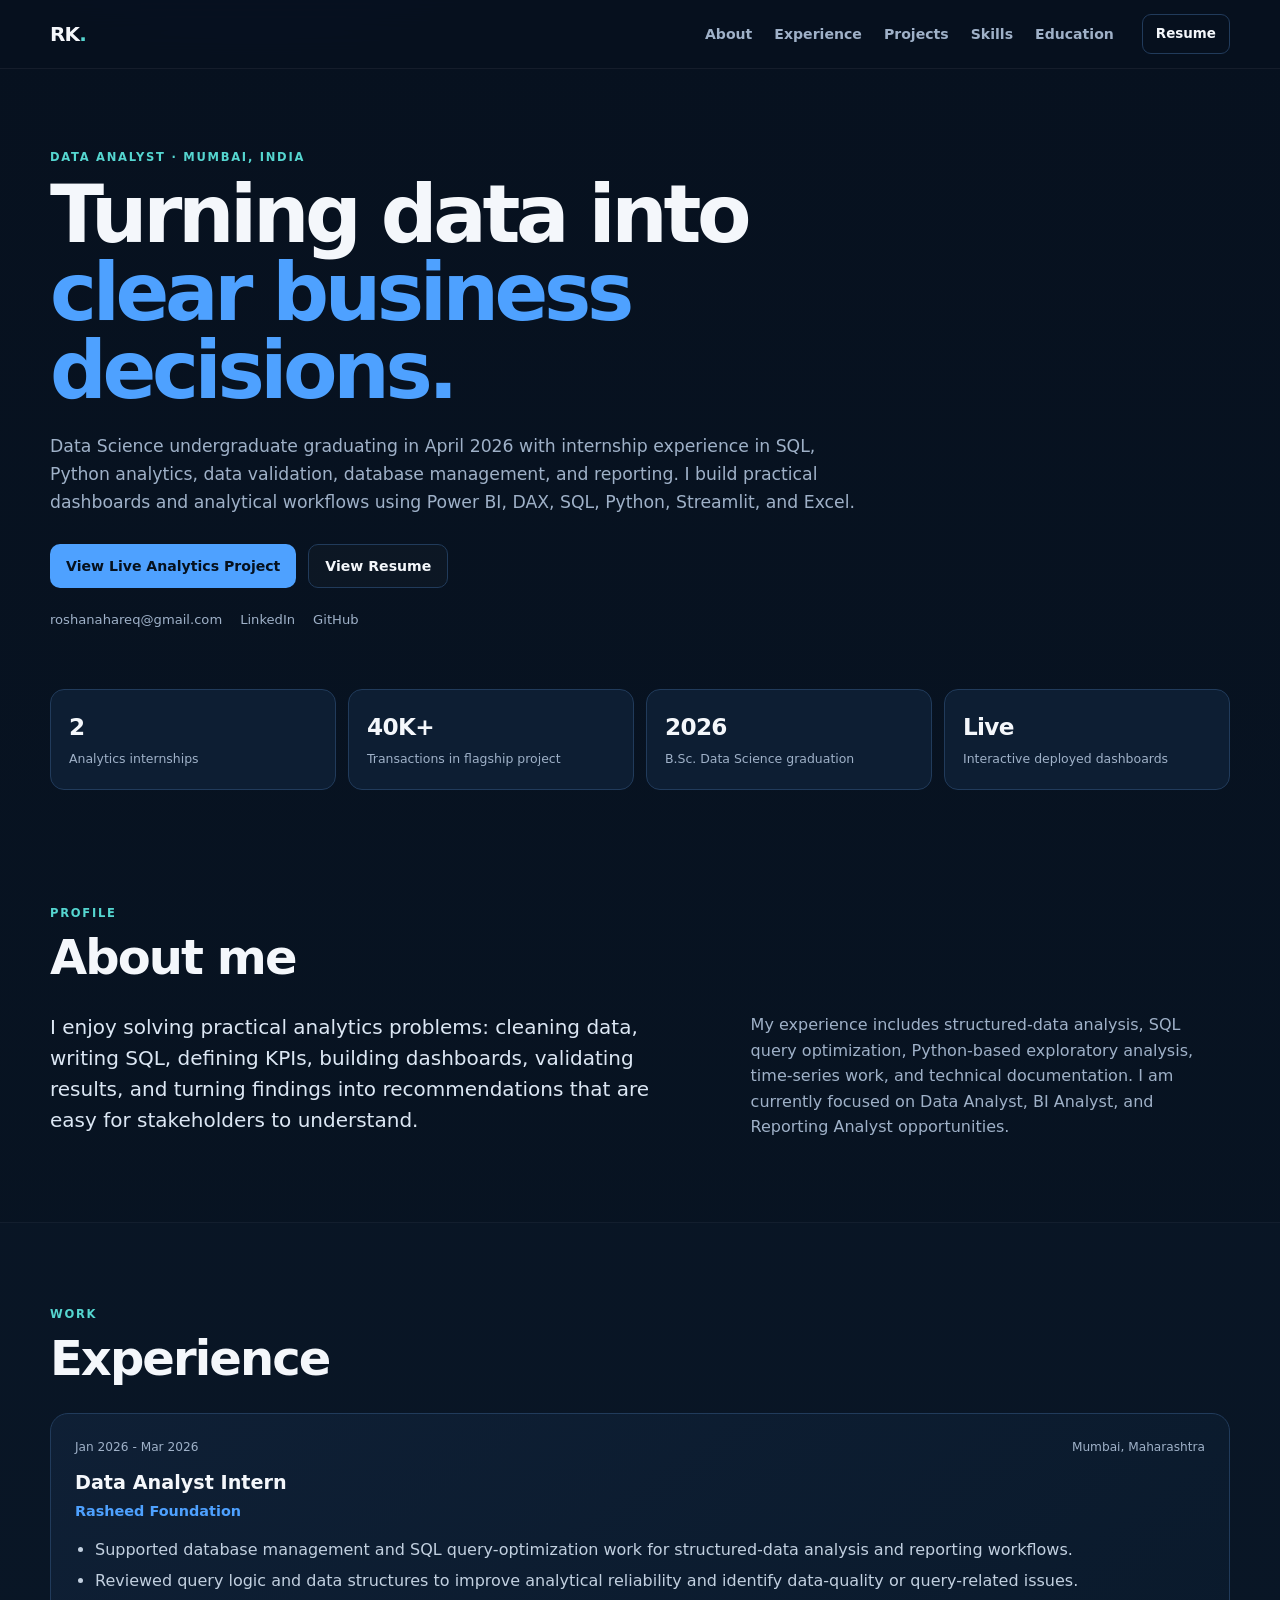
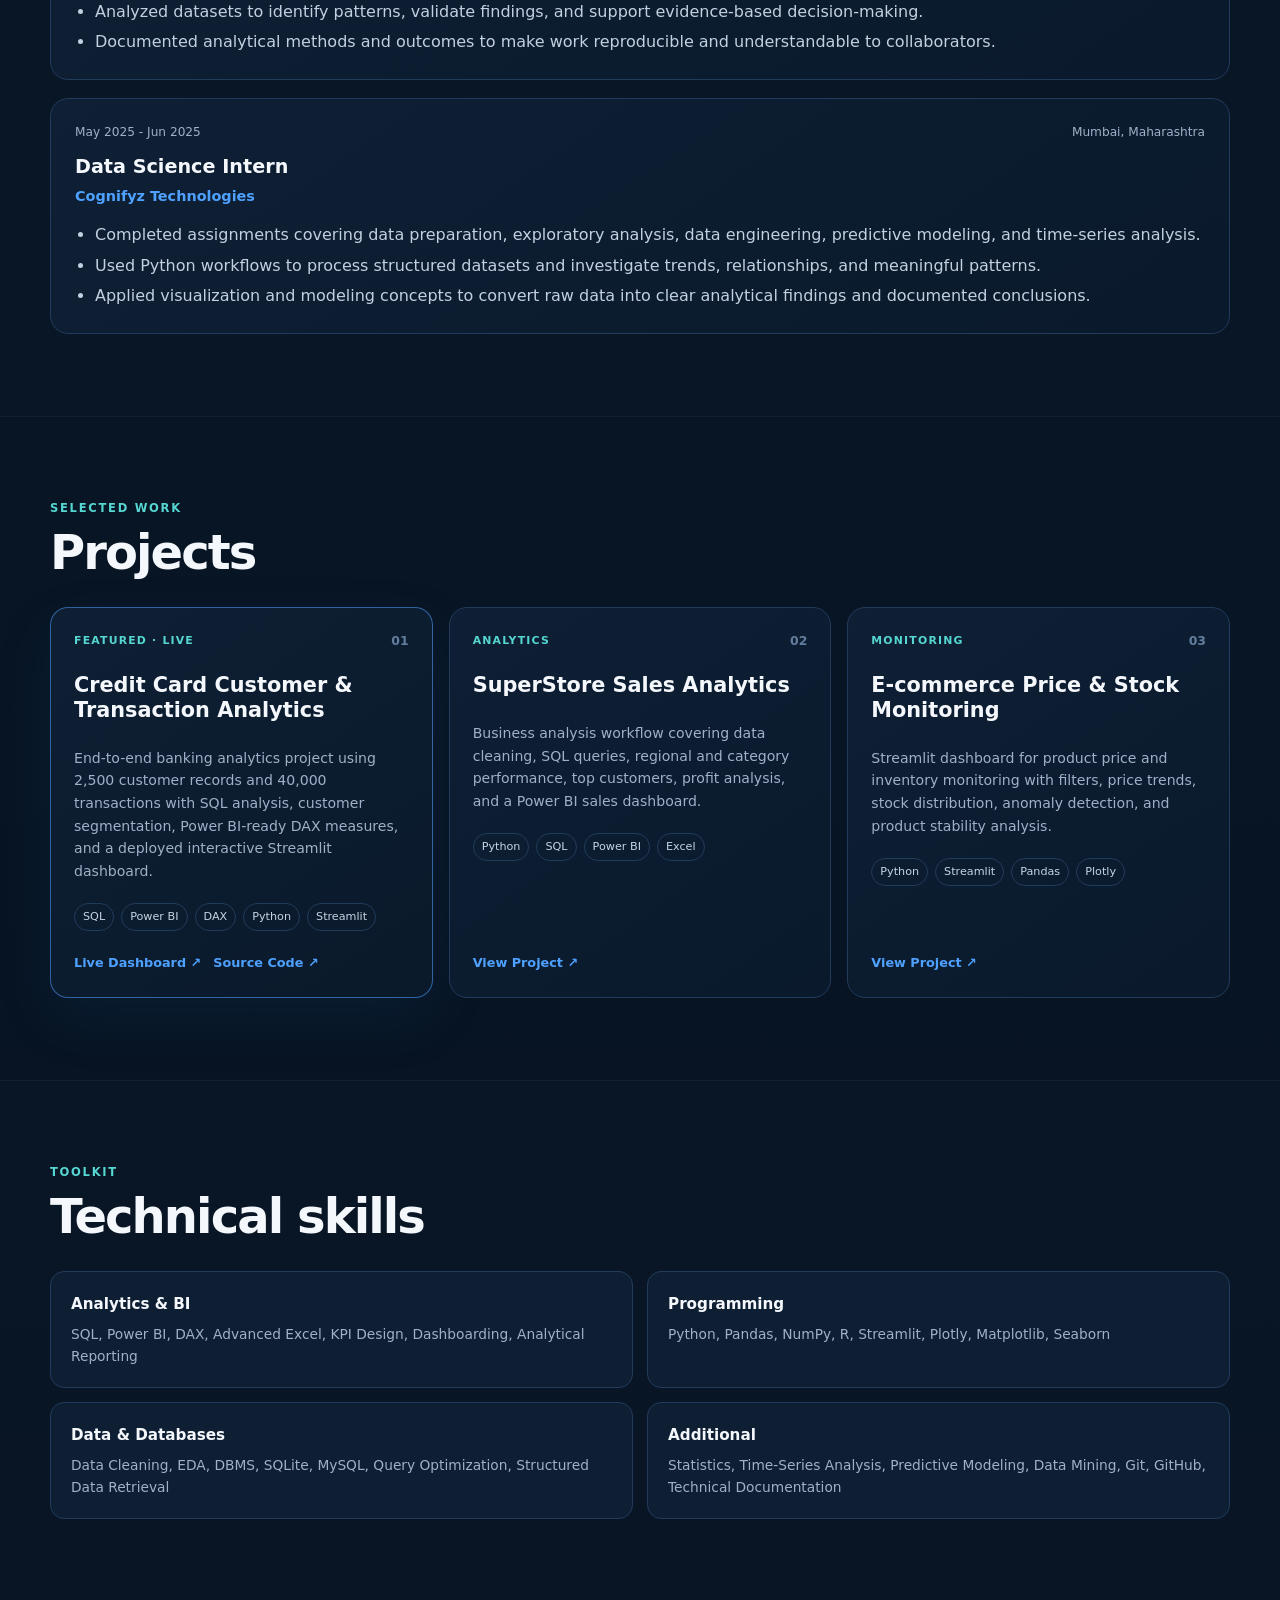
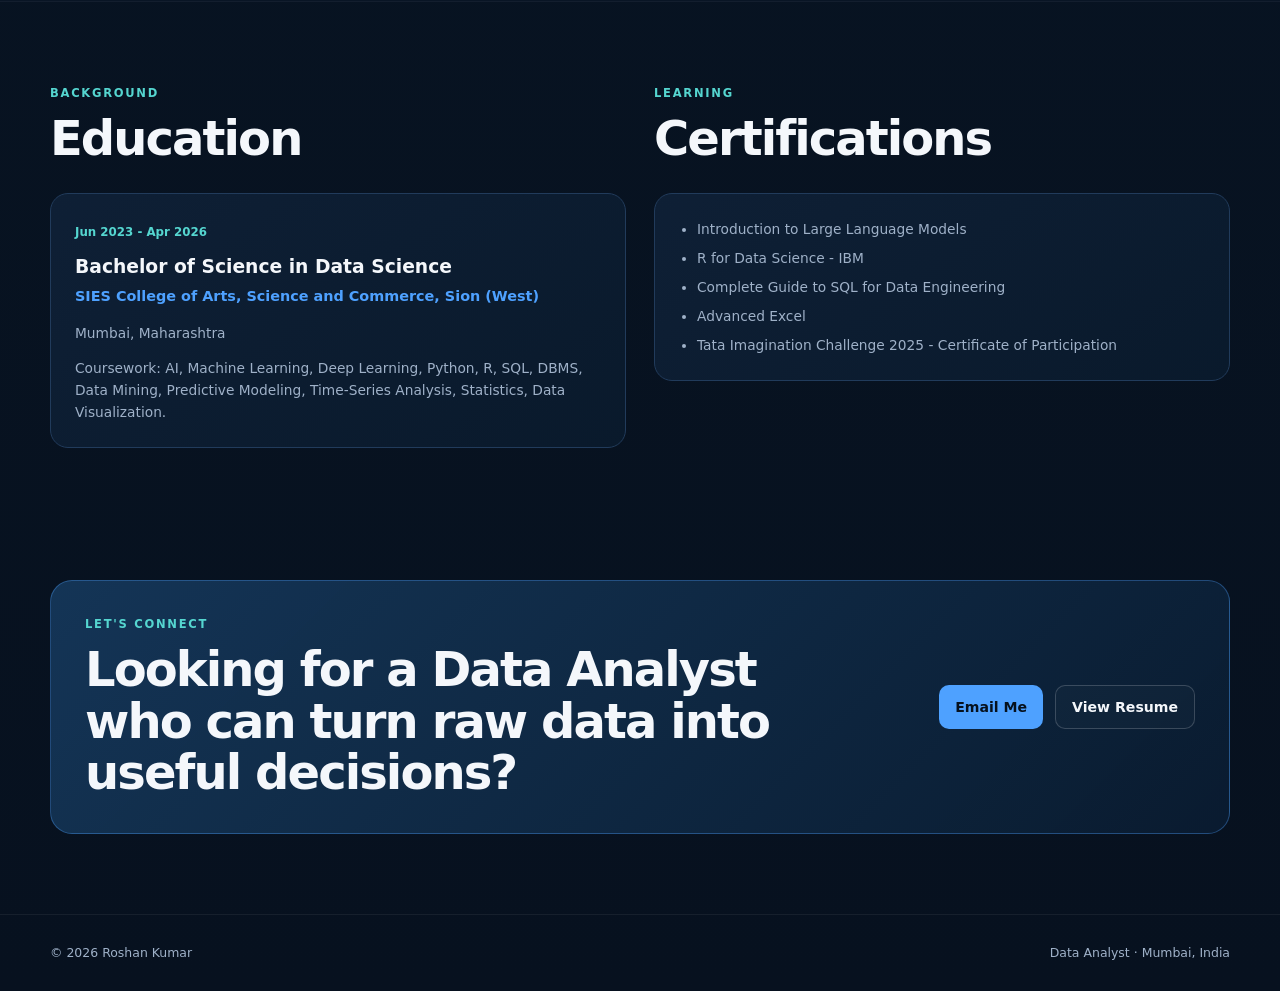
<file: index.html>
<!DOCTYPE html>
<html lang="en">
<head>
  <meta charset="UTF-8">
  <meta name="viewport" content="width=device-width, initial-scale=1.0">
  <meta name="description" content="Roshan Kumar - Data Analyst portfolio featuring SQL, Power BI, DAX, Python, Excel and interactive analytics projects.">
  <meta name="author" content="Roshan Kumar">
  <meta property="og:title" content="Roshan Kumar | Data Analyst">
  <meta property="og:description" content="Data Analyst portfolio - SQL, Power BI, DAX, Python, Excel and business analytics projects.">
  <meta property="og:type" content="website">
  <title>Roshan Kumar | Data Analyst</title>
  <link rel="icon" type="image/png" href="mylogo.png">
  <link rel="stylesheet" href="style.css">
</head>
<body>
  <header class="site-header">
    <div class="wrap nav-wrap">
      <a class="brand" href="#top">RK<span>.</span></a>
      <nav aria-label="Primary navigation">
        <a href="#about">About</a>
        <a href="#experience">Experience</a>
        <a href="#projects">Projects</a>
        <a href="#skills">Skills</a>
        <a href="#education">Education</a>
      </nav>
      <a class="nav-cta" href="resume.html">Resume</a>
    </div>
  </header>

  <main id="top">
    <section class="hero wrap">
      <div class="hero-copy">
        <p class="eyebrow">Data Analyst · Mumbai, India</p>
        <h1>Turning data into <span>clear business decisions.</span></h1>
        <p class="hero-text">
          Data Science undergraduate graduating in April 2026 with internship experience in
          SQL, Python analytics, data validation, database management, and reporting. I build
          practical dashboards and analytical workflows using Power BI, DAX, SQL, Python,
          Streamlit, and Excel.
        </p>
        <div class="hero-actions">
          <a class="btn primary" href="https://credit-card-analytics-production.up.railway.app/" target="_blank" rel="noopener">View Live Analytics Project</a>
          <a class="btn secondary" href="resume.html">View Resume</a>
        </div>
        <div class="quick-links">
          <a href="mailto:roshanahareq@gmail.com">roshanahareq@gmail.com</a>
          <a href="https://www.linkedin.com/in/roshan-kumar-7460rosha/" target="_blank" rel="noopener">LinkedIn</a>
          <a href="https://github.com/roshan7460" target="_blank" rel="noopener">GitHub</a>
        </div>
      </div>
    </section>

    <section class="stats wrap" aria-label="Portfolio highlights">
      <article><strong>2</strong><span>Analytics internships</span></article>
      <article><strong>40K+</strong><span>Transactions in flagship project</span></article>
      <article><strong>2026</strong><span>B.Sc. Data Science graduation</span></article>
      <article><strong>Live</strong><span>Interactive deployed dashboards</span></article>
    </section>

    <section id="about" class="section wrap">
      <div class="section-heading">
        <p class="eyebrow">Profile</p>
        <h2>About me</h2>
      </div>
      <div class="about-grid">
        <p class="lead">
          I enjoy solving practical analytics problems: cleaning data, writing SQL,
          defining KPIs, building dashboards, validating results, and turning findings
          into recommendations that are easy for stakeholders to understand.
        </p>
        <p>
          My experience includes structured-data analysis, SQL query optimization,
          Python-based exploratory analysis, time-series work, and technical
          documentation. I am currently focused on Data Analyst, BI Analyst, and
          Reporting Analyst opportunities.
        </p>
      </div>
    </section>

    <section id="experience" class="section section-tint">
      <div class="wrap">
        <div class="section-heading">
          <p class="eyebrow">Work</p>
          <h2>Experience</h2>
        </div>

        <div class="timeline">
          <article class="timeline-item">
            <div class="timeline-meta">
              <span>Jan 2026 - Mar 2026</span>
              <span>Mumbai, Maharashtra</span>
            </div>
            <h3>Data Analyst Intern</h3>
            <h4>Rasheed Foundation</h4>
            <ul>
              <li>Supported database management and SQL query-optimization work for structured-data analysis and reporting workflows.</li>
              <li>Reviewed query logic and data structures to improve analytical reliability and identify data-quality or query-related issues.</li>
              <li>Analyzed datasets to identify patterns, validate findings, and support evidence-based decision-making.</li>
              <li>Documented analytical methods and outcomes to make work reproducible and understandable to collaborators.</li>
            </ul>
          </article>

          <article class="timeline-item">
            <div class="timeline-meta">
              <span>May 2025 - Jun 2025</span>
              <span>Mumbai, Maharashtra</span>
            </div>
            <h3>Data Science Intern</h3>
            <h4>Cognifyz Technologies</h4>
            <ul>
              <li>Completed assignments covering data preparation, exploratory analysis, data engineering, predictive modeling, and time-series analysis.</li>
              <li>Used Python workflows to process structured datasets and investigate trends, relationships, and meaningful patterns.</li>
              <li>Applied visualization and modeling concepts to convert raw data into clear analytical findings and documented conclusions.</li>
            </ul>
          </article>
        </div>
      </div>
    </section>

    <section id="projects" class="section wrap">
      <div class="section-heading">
        <p class="eyebrow">Selected work</p>
        <h2>Projects</h2>
      </div>

      <div class="project-grid">
        <article class="project-card featured">
          <div class="project-top">
            <span class="project-kicker">Featured · Live</span>
            <span class="project-number">01</span>
          </div>
          <h3>Credit Card Customer & Transaction Analytics</h3>
          <p>
            End-to-end banking analytics project using 2,500 customer records and
            40,000 transactions with SQL analysis, customer segmentation, Power BI-ready
            DAX measures, and a deployed interactive Streamlit dashboard.
          </p>
          <div class="tags">
            <span>SQL</span><span>Power BI</span><span>DAX</span><span>Python</span><span>Streamlit</span>
          </div>
          <div class="project-actions">
            <a href="https://credit-card-analytics-production.up.railway.app/" target="_blank" rel="noopener">Live Dashboard ↗</a>
            <a href="https://github.com/roshan7460/Credit-Card-Customer-Analytics-banking-" target="_blank" rel="noopener">Source Code ↗</a>
          </div>
        </article>

        <article class="project-card">
          <div class="project-top">
            <span class="project-kicker">Analytics</span>
            <span class="project-number">02</span>
          </div>
          <h3>SuperStore Sales Analytics</h3>
          <p>
            Business analysis workflow covering data cleaning, SQL queries, regional and
            category performance, top customers, profit analysis, and a Power BI sales dashboard.
          </p>
          <div class="tags">
            <span>Python</span><span>SQL</span><span>Power BI</span><span>Excel</span>
          </div>
          <div class="project-actions">
            <a href="https://github.com/roshan7460/rf-phase2_data_analyst_roshan_kumar" target="_blank" rel="noopener">View Project ↗</a>
          </div>
        </article>

        <article class="project-card">
          <div class="project-top">
            <span class="project-kicker">Monitoring</span>
            <span class="project-number">03</span>
          </div>
          <h3>E-commerce Price & Stock Monitoring</h3>
          <p>
            Streamlit dashboard for product price and inventory monitoring with filters,
            price trends, stock distribution, anomaly detection, and product stability analysis.
          </p>
          <div class="tags">
            <span>Python</span><span>Streamlit</span><span>Pandas</span><span>Plotly</span>
          </div>
          <div class="project-actions">
            <a href="https://github.com/roshan7460/ecommerce_data_scraping" target="_blank" rel="noopener">View Project ↗</a>
          </div>
        </article>
      </div>
    </section>

    <section id="skills" class="section section-tint">
      <div class="wrap">
        <div class="section-heading">
          <p class="eyebrow">Toolkit</p>
          <h2>Technical skills</h2>
        </div>

        <div class="skills-grid">
          <article>
            <h3>Analytics & BI</h3>
            <p>SQL, Power BI, DAX, Advanced Excel, KPI Design, Dashboarding, Analytical Reporting</p>
          </article>
          <article>
            <h3>Programming</h3>
            <p>Python, Pandas, NumPy, R, Streamlit, Plotly, Matplotlib, Seaborn</p>
          </article>
          <article>
            <h3>Data & Databases</h3>
            <p>Data Cleaning, EDA, DBMS, SQLite, MySQL, Query Optimization, Structured Data Retrieval</p>
          </article>
          <article>
            <h3>Additional</h3>
            <p>Statistics, Time-Series Analysis, Predictive Modeling, Data Mining, Git, GitHub, Technical Documentation</p>
          </article>
        </div>
      </div>
    </section>

    <section id="education" class="section wrap">
      <div class="two-col">
        <div>
          <div class="section-heading">
            <p class="eyebrow">Background</p>
            <h2>Education</h2>
          </div>
          <article class="info-card">
            <span>Jun 2023 - Apr 2026</span>
            <h3>Bachelor of Science in Data Science</h3>
            <h4>SIES College of Arts, Science and Commerce, Sion (West)</h4>
            <p>Mumbai, Maharashtra</p>
            <p class="muted">Coursework: AI, Machine Learning, Deep Learning, Python, R, SQL, DBMS, Data Mining, Predictive Modeling, Time-Series Analysis, Statistics, Data Visualization.</p>
          </article>
        </div>

        <div>
          <div class="section-heading">
            <p class="eyebrow">Learning</p>
            <h2>Certifications</h2>
          </div>
          <article class="info-card">
            <ul class="cert-list">
              <li>Introduction to Large Language Models</li>
              <li>R for Data Science - IBM</li>
              <li>Complete Guide to SQL for Data Engineering</li>
              <li>Advanced Excel</li>
              <li>Tata Imagination Challenge 2025 - Certificate of Participation</li>
            </ul>
          </article>
        </div>
      </div>
    </section>

    <section class="contact-section">
      <div class="wrap contact-box">
        <div>
          <p class="eyebrow">Let's connect</p>
          <h2>Looking for a Data Analyst who can turn raw data into useful decisions?</h2>
        </div>
        <div class="contact-actions">
          <a class="btn primary" href="mailto:roshanahareq@gmail.com">Email Me</a>
          <a class="btn secondary light" href="resume.html">View Resume</a>
        </div>
      </div>
    </section>
  </main>

  <footer>
    <div class="wrap footer-wrap">
      <p>© 2026 Roshan Kumar</p>
      <p>Data Analyst · Mumbai, India</p>
    </div>
  </footer>
</body>
</html>
</file>
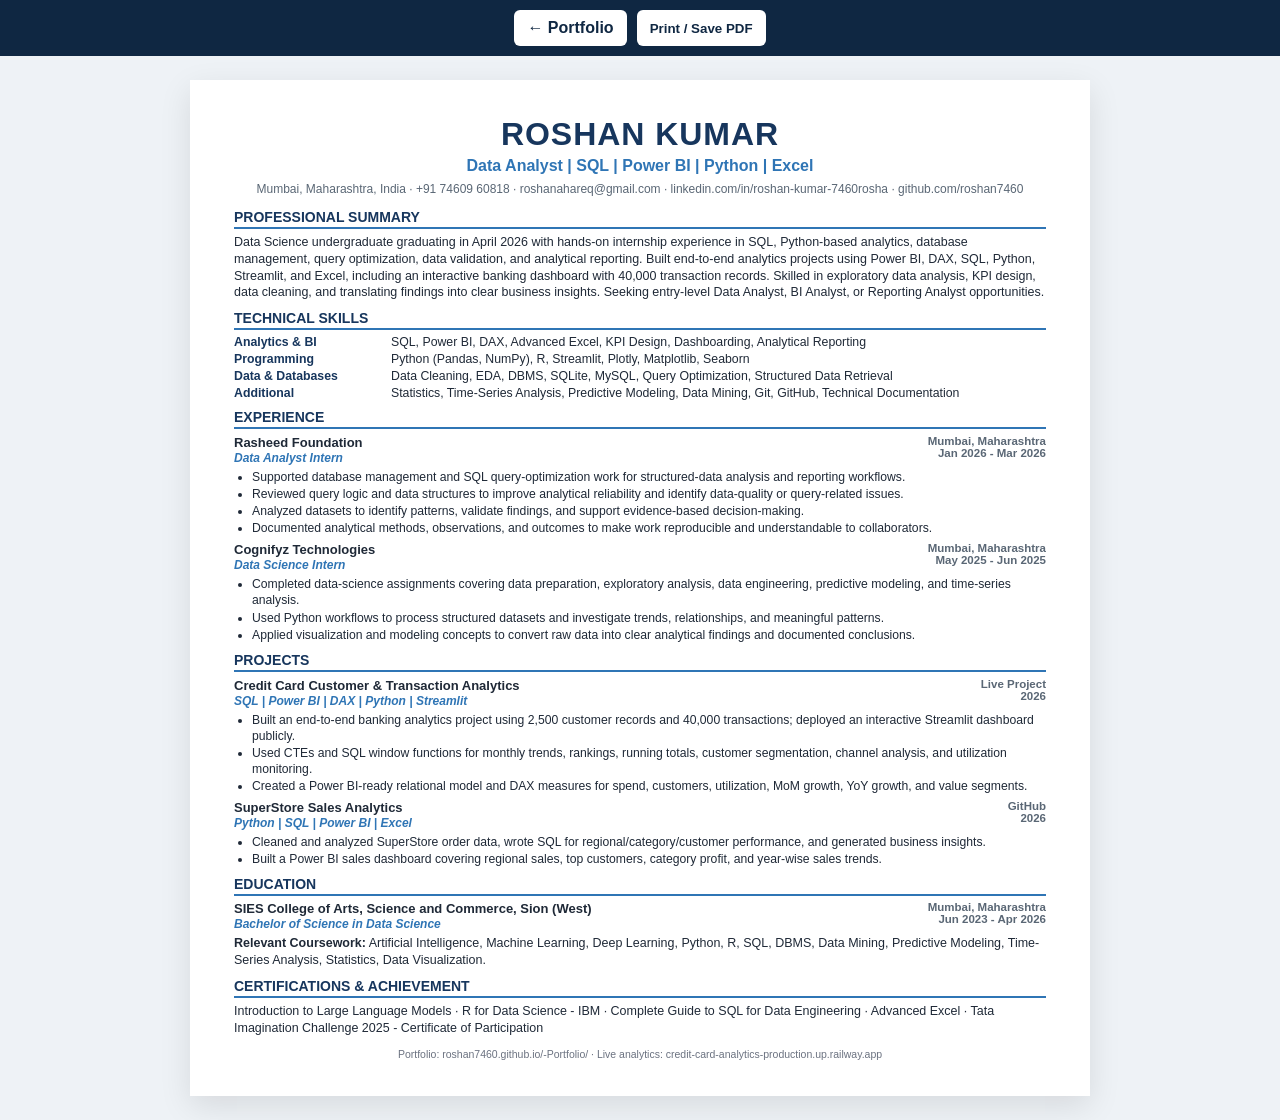
<file: resume.html>
<!DOCTYPE html>
<html lang="en">
<head>
  <meta charset="UTF-8">
  <meta name="viewport" content="width=device-width, initial-scale=1.0">
  <meta name="description" content="Roshan Kumar - Data Analyst resume.">
  <title>Roshan Kumar | Data Analyst Resume</title>
  <style>
    *{box-sizing:border-box} body{margin:0;background:#eef2f6;color:#1f2937;font-family:Arial,Helvetica,sans-serif}
    .toolbar{position:sticky;top:0;background:#0f2742;color:#fff;padding:10px 18px;display:flex;justify-content:center;gap:10px;z-index:5}
    .toolbar a,.toolbar button{border:1px solid rgba(255,255,255,.25);background:#fff;color:#0f2742;border-radius:6px;padding:8px 12px;text-decoration:none;font-weight:700;cursor:pointer}
    .page{width:min(900px,calc(100% - 24px));margin:24px auto;background:#fff;padding:36px 44px;box-shadow:0 10px 30px rgba(0,0,0,.1)}
    h1{text-align:center;margin:0;color:#17365d;font-size:32px;letter-spacing:.03em} .headline{text-align:center;color:#2f75b5;font-weight:700;margin:4px 0 7px}
    .contact{text-align:center;color:#5a6775;font-size:12px;margin-bottom:13px}.section{margin-top:9px}.section h2{font-size:14px;margin:0 0 5px;color:#17365d;border-bottom:2px solid #2f75b5;padding-bottom:2px}
    p{font-size:12.5px;line-height:1.34;margin:3px 0}.skills{display:grid;grid-template-columns:145px 1fr;gap:3px 12px;font-size:12.3px}.skills b{color:#17365d}
    .entry{margin-top:6px}.entry-head{display:flex;justify-content:space-between;gap:20px}.entry h3{font-size:13px;margin:0}.entry h4{font-size:12px;margin:1px 0;color:#2f75b5;font-style:italic}.right{text-align:right;color:#5a6775;font-size:11.5px;font-weight:700}
    ul{margin:3px 0 4px;padding-left:18px}li{font-size:12.2px;line-height:1.32;margin:1px 0}.footer{text-align:center;color:#6b7280;font-size:10.5px;margin-top:12px}
    @media(max-width:650px){.page{padding:24px 20px}.skills{grid-template-columns:1fr}.entry-head{flex-direction:column;gap:1px}.right{text-align:left}}
    @media print{body{background:#fff}.toolbar{display:none}.page{width:100%;margin:0;box-shadow:none;padding:22px 28px} @page{size:A4;margin:8mm}}
  </style>
</head>
<body>
  <div class="toolbar">
    <a href="index.html">← Portfolio</a>
    <button onclick="window.print()">Print / Save PDF</button>
  </div>
  <article class="page">
    <h1>ROSHAN KUMAR</h1>
    <div class="headline">Data Analyst | SQL | Power BI | Python | Excel</div>
    <div class="contact">Mumbai, Maharashtra, India · +91 74609 60818 · roshanahareq@gmail.com · linkedin.com/in/roshan-kumar-7460rosha · github.com/roshan7460</div>

    <section class="section">
      <h2>PROFESSIONAL SUMMARY</h2>
      <p>Data Science undergraduate graduating in April 2026 with hands-on internship experience in SQL, Python-based analytics, database management, query optimization, data validation, and analytical reporting. Built end-to-end analytics projects using Power BI, DAX, SQL, Python, Streamlit, and Excel, including an interactive banking dashboard with 40,000 transaction records. Skilled in exploratory data analysis, KPI design, data cleaning, and translating findings into clear business insights. Seeking entry-level Data Analyst, BI Analyst, or Reporting Analyst opportunities.</p>
    </section>

    <section class="section">
      <h2>TECHNICAL SKILLS</h2>
      <div class="skills">
        <b>Analytics & BI</b><span>SQL, Power BI, DAX, Advanced Excel, KPI Design, Dashboarding, Analytical Reporting</span>
        <b>Programming</b><span>Python (Pandas, NumPy), R, Streamlit, Plotly, Matplotlib, Seaborn</span>
        <b>Data & Databases</b><span>Data Cleaning, EDA, DBMS, SQLite, MySQL, Query Optimization, Structured Data Retrieval</span>
        <b>Additional</b><span>Statistics, Time-Series Analysis, Predictive Modeling, Data Mining, Git, GitHub, Technical Documentation</span>
      </div>
    </section>

    <section class="section">
      <h2>EXPERIENCE</h2>
      <div class="entry">
        <div class="entry-head"><div><h3>Rasheed Foundation</h3><h4>Data Analyst Intern</h4></div><div class="right">Mumbai, Maharashtra<br>Jan 2026 - Mar 2026</div></div>
        <ul>
          <li>Supported database management and SQL query-optimization work for structured-data analysis and reporting workflows.</li>
          <li>Reviewed query logic and data structures to improve analytical reliability and identify data-quality or query-related issues.</li>
          <li>Analyzed datasets to identify patterns, validate findings, and support evidence-based decision-making.</li>
          <li>Documented analytical methods, observations, and outcomes to make work reproducible and understandable to collaborators.</li>
        </ul>
      </div>
      <div class="entry">
        <div class="entry-head"><div><h3>Cognifyz Technologies</h3><h4>Data Science Intern</h4></div><div class="right">Mumbai, Maharashtra<br>May 2025 - Jun 2025</div></div>
        <ul>
          <li>Completed data-science assignments covering data preparation, exploratory analysis, data engineering, predictive modeling, and time-series analysis.</li>
          <li>Used Python workflows to process structured datasets and investigate trends, relationships, and meaningful patterns.</li>
          <li>Applied visualization and modeling concepts to convert raw data into clear analytical findings and documented conclusions.</li>
        </ul>
      </div>
    </section>

    <section class="section">
      <h2>PROJECTS</h2>
      <div class="entry">
        <div class="entry-head"><div><h3>Credit Card Customer & Transaction Analytics</h3><h4>SQL | Power BI | DAX | Python | Streamlit</h4></div><div class="right">Live Project<br>2026</div></div>
        <ul>
          <li>Built an end-to-end banking analytics project using 2,500 customer records and 40,000 transactions; deployed an interactive Streamlit dashboard publicly.</li>
          <li>Used CTEs and SQL window functions for monthly trends, rankings, running totals, customer segmentation, channel analysis, and utilization monitoring.</li>
          <li>Created a Power BI-ready relational model and DAX measures for spend, customers, utilization, MoM growth, YoY growth, and value segments.</li>
        </ul>
      </div>
      <div class="entry">
        <div class="entry-head"><div><h3>SuperStore Sales Analytics</h3><h4>Python | SQL | Power BI | Excel</h4></div><div class="right">GitHub<br>2026</div></div>
        <ul>
          <li>Cleaned and analyzed SuperStore order data, wrote SQL for regional/category/customer performance, and generated business insights.</li>
          <li>Built a Power BI sales dashboard covering regional sales, top customers, category profit, and year-wise sales trends.</li>
        </ul>
      </div>
    </section>

    <section class="section">
      <h2>EDUCATION</h2>
      <div class="entry-head"><div><h3 style="margin:0;font-size:13px">SIES College of Arts, Science and Commerce, Sion (West)</h3><h4 style="margin:1px 0;color:#2f75b5;font-size:12px;font-style:italic">Bachelor of Science in Data Science</h4></div><div class="right">Mumbai, Maharashtra<br>Jun 2023 - Apr 2026</div></div>
      <p><b>Relevant Coursework:</b> Artificial Intelligence, Machine Learning, Deep Learning, Python, R, SQL, DBMS, Data Mining, Predictive Modeling, Time-Series Analysis, Statistics, Data Visualization.</p>
    </section>

    <section class="section">
      <h2>CERTIFICATIONS & ACHIEVEMENT</h2>
      <p>Introduction to Large Language Models · R for Data Science - IBM · Complete Guide to SQL for Data Engineering · Advanced Excel · Tata Imagination Challenge 2025 - Certificate of Participation</p>
    </section>

    <div class="footer">Portfolio: roshan7460.github.io/-Portfolio/ · Live analytics: credit-card-analytics-production.up.railway.app</div>
  </article>
</body>
</html>
</file>
<file: style.css>
:root {
  --bg: #07111f;
  --bg-2: #0b1728;
  --panel: #0f2036;
  --panel-2: #132842;
  --line: #213b5b;
  --text: #f4f7fb;
  --muted: #9fb1c8;
  --blue: #4ea1ff;
  --cyan: #55d6d0;
  --green: #54d68c;
  --white: #ffffff;
  --shadow: 0 22px 65px rgba(0,0,0,.26);
  --radius: 18px;
}

* { box-sizing: border-box; }

html { scroll-behavior: smooth; }

body {
  margin: 0;
  font-family: Inter, ui-sans-serif, system-ui, -apple-system, BlinkMacSystemFont, "Segoe UI", sans-serif;
  color: var(--text);
  background:
    radial-gradient(circle at 20% -10%, rgba(78,161,255,.13), transparent 30rem),
    linear-gradient(180deg, var(--bg), #081524 52%, var(--bg));
  line-height: 1.6;
}

a { color: inherit; }

.wrap {
  width: min(1180px, calc(100% - 40px));
  margin: 0 auto;
}

.site-header {
  position: sticky;
  top: 0;
  z-index: 20;
  border-bottom: 1px solid rgba(255,255,255,.06);
  background: rgba(7,17,31,.88);
  backdrop-filter: blur(16px);
}

.nav-wrap {
  min-height: 68px;
  display: flex;
  align-items: center;
  gap: 28px;
}

.brand {
  font-size: 1.25rem;
  font-weight: 850;
  text-decoration: none;
  letter-spacing: -.04em;
}

.brand span { color: var(--cyan); }

nav {
  display: flex;
  gap: 22px;
  margin-left: auto;
}

nav a {
  text-decoration: none;
  color: var(--muted);
  font-size: .88rem;
  font-weight: 650;
}

nav a:hover { color: var(--text); }

.nav-cta {
  text-decoration: none;
  border: 1px solid var(--line);
  padding: 8px 13px;
  border-radius: 9px;
  font-size: .84rem;
  font-weight: 700;
}

.hero {
  min-height: 620px;
  display: grid;
  grid-template-columns: 1fr;
  gap: 0;
  align-items: center;
  padding-top: 72px;
  padding-bottom: 52px;
}

.eyebrow {
  margin: 0 0 10px;
  color: var(--cyan);
  text-transform: uppercase;
  letter-spacing: .15em;
  font-size: .72rem;
  font-weight: 800;
}

.hero h1 {
  max-width: 820px;
  margin: 0;
  font-size: clamp(2.9rem, 6.2vw, 5.5rem);
  line-height: .98;
  letter-spacing: -.055em;
}

.hero h1 span {
  color: var(--blue);
}

.hero-copy {
  max-width: 980px;
}

.hero-text {
  max-width: 820px;
  margin: 24px 0 0;
  color: var(--muted);
  font-size: 1.08rem;
}

.hero-actions,
.contact-actions,
.project-actions,
.quick-links {
  display: flex;
  flex-wrap: wrap;
  gap: 12px;
}

.hero-actions { margin-top: 28px; }

.btn {
  display: inline-flex;
  align-items: center;
  justify-content: center;
  min-height: 44px;
  padding: 0 16px;
  border-radius: 10px;
  text-decoration: none;
  font-size: .88rem;
  font-weight: 750;
}

.btn.primary {
  background: var(--blue);
  color: #06111e;
}

.btn.secondary {
  border: 1px solid var(--line);
  background: rgba(255,255,255,.02);
}

.btn.secondary.light { border-color: rgba(255,255,255,.18); }

.quick-links {
  margin-top: 21px;
  gap: 18px;
}

.quick-links a {
  color: var(--muted);
  text-decoration: none;
  font-size: .82rem;
}

.quick-links a:hover { color: var(--text); }

.stats {
  display: grid;
  grid-template-columns: repeat(4, 1fr);
  gap: 12px;
  padding-bottom: 32px;
}

.stats article {
  background: rgba(15,32,54,.86);
  border: 1px solid var(--line);
  border-radius: 14px;
  padding: 18px;
}

.stats strong {
  display: block;
  font-size: 1.45rem;
  letter-spacing: -.03em;
}

.stats span {
  color: var(--muted);
  font-size: .78rem;
}

.section {
  padding-top: 82px;
  padding-bottom: 82px;
}

.section-tint {
  background: rgba(11,23,40,.72);
  border-top: 1px solid rgba(255,255,255,.04);
  border-bottom: 1px solid rgba(255,255,255,.04);
}

.section-heading {
  margin-bottom: 28px;
}

.section-heading h2,
.contact-box h2 {
  margin: 0;
  font-size: clamp(1.9rem, 4vw, 3rem);
  letter-spacing: -.04em;
  line-height: 1.08;
}

.about-grid {
  display: grid;
  grid-template-columns: 1.15fr .85fr;
  gap: 52px;
}

.about-grid p {
  color: var(--muted);
  margin: 0;
}

.about-grid .lead {
  color: #dce7f4;
  font-size: 1.25rem;
  line-height: 1.55;
}

.timeline {
  display: grid;
  gap: 18px;
}

.timeline-item,
.info-card {
  background: linear-gradient(145deg, rgba(15,32,54,.95), rgba(10,26,44,.95));
  border: 1px solid var(--line);
  border-radius: var(--radius);
  padding: 24px;
}

.timeline-meta {
  display: flex;
  justify-content: space-between;
  gap: 16px;
  color: var(--muted);
  font-size: .76rem;
}

.timeline-item h3 {
  margin: 10px 0 0;
  font-size: 1.2rem;
}

.timeline-item h4,
.info-card h4 {
  margin: 2px 0 14px;
  color: var(--blue);
  font-size: .9rem;
}

.timeline-item ul {
  margin: 0;
  padding-left: 20px;
  color: #c2d0e0;
}

.timeline-item li + li { margin-top: 5px; }

.project-grid {
  display: grid;
  grid-template-columns: repeat(3, 1fr);
  gap: 16px;
}

.project-card {
  min-height: 365px;
  display: flex;
  flex-direction: column;
  background: linear-gradient(145deg, rgba(15,32,54,.95), rgba(10,26,44,.95));
  border: 1px solid var(--line);
  border-radius: var(--radius);
  padding: 23px;
}

.project-card.featured {
  border-color: rgba(78,161,255,.55);
  box-shadow: 0 22px 55px rgba(20,87,150,.13);
}

.project-top {
  display: flex;
  align-items: center;
  justify-content: space-between;
}

.project-kicker {
  color: var(--cyan);
  font-size: .68rem;
  font-weight: 800;
  text-transform: uppercase;
  letter-spacing: .11em;
}

.project-number {
  color: #627d9d;
  font-size: .78rem;
  font-weight: 700;
}

.project-card h3 {
  margin: 22px 0 10px;
  font-size: 1.3rem;
  line-height: 1.2;
}

.project-card p {
  color: var(--muted);
  font-size: .88rem;
}

.tags {
  display: flex;
  flex-wrap: wrap;
  gap: 7px;
  margin-top: 7px;
}

.tags span {
  border: 1px solid var(--line);
  border-radius: 999px;
  padding: 4px 8px;
  color: #c5d4e5;
  font-size: .7rem;
}

.project-actions {
  margin-top: auto;
  padding-top: 22px;
}

.project-actions a {
  color: var(--blue);
  text-decoration: none;
  font-size: .8rem;
  font-weight: 750;
}

.skills-grid {
  display: grid;
  grid-template-columns: repeat(2, 1fr);
  gap: 14px;
}

.skills-grid article {
  background: rgba(15,32,54,.88);
  border: 1px solid var(--line);
  border-radius: 14px;
  padding: 20px;
}

.skills-grid h3 {
  margin: 0 0 7px;
  font-size: .95rem;
}

.skills-grid p,
.info-card p,
.info-card li {
  margin: 0;
  color: var(--muted);
  font-size: .86rem;
}

.two-col {
  display: grid;
  grid-template-columns: 1fr 1fr;
  gap: 28px;
}

.info-card span {
  color: var(--cyan);
  font-size: .74rem;
  font-weight: 750;
}

.info-card h3 {
  margin: 9px 0 3px;
}

.info-card .muted { margin-top: 13px; }

.cert-list {
  margin: 0;
  padding-left: 18px;
}

.cert-list li + li { margin-top: 7px; }

.contact-section {
  padding: 50px 0 80px;
}

.contact-box {
  display: flex;
  justify-content: space-between;
  align-items: center;
  gap: 30px;
  padding: 34px;
  border-radius: 22px;
  border: 1px solid rgba(78,161,255,.35);
  background: linear-gradient(135deg, rgba(22,57,92,.9), rgba(10,28,49,.95));
}

.contact-box h2 { max-width: 760px; }

footer {
  border-top: 1px solid rgba(255,255,255,.06);
  color: var(--muted);
}

.footer-wrap {
  min-height: 76px;
  display: flex;
  justify-content: space-between;
  align-items: center;
  font-size: .78rem;
}

@media (max-width: 980px) {
  nav { display: none; }
  .nav-cta { margin-left: auto; }
  .hero { grid-template-columns: 1fr; min-height: auto; gap: 0; }
  .stats { grid-template-columns: repeat(2, 1fr); }
  .project-grid { grid-template-columns: 1fr; }
  .about-grid, .two-col { grid-template-columns: 1fr; gap: 20px; }
  .contact-box { align-items: flex-start; flex-direction: column; }
}

@media (max-width: 620px) {
  .wrap { width: min(100% - 28px, 1180px); }
  .hero { padding-top: 50px; }
  .hero h1 { font-size: 3.15rem; }
  .stats { grid-template-columns: 1fr 1fr; }
  .skills-grid { grid-template-columns: 1fr; }
  .timeline-meta { flex-direction: column; gap: 3px; }
  .footer-wrap { align-items: flex-start; flex-direction: column; justify-content: center; gap: 2px; }
}
</file>
